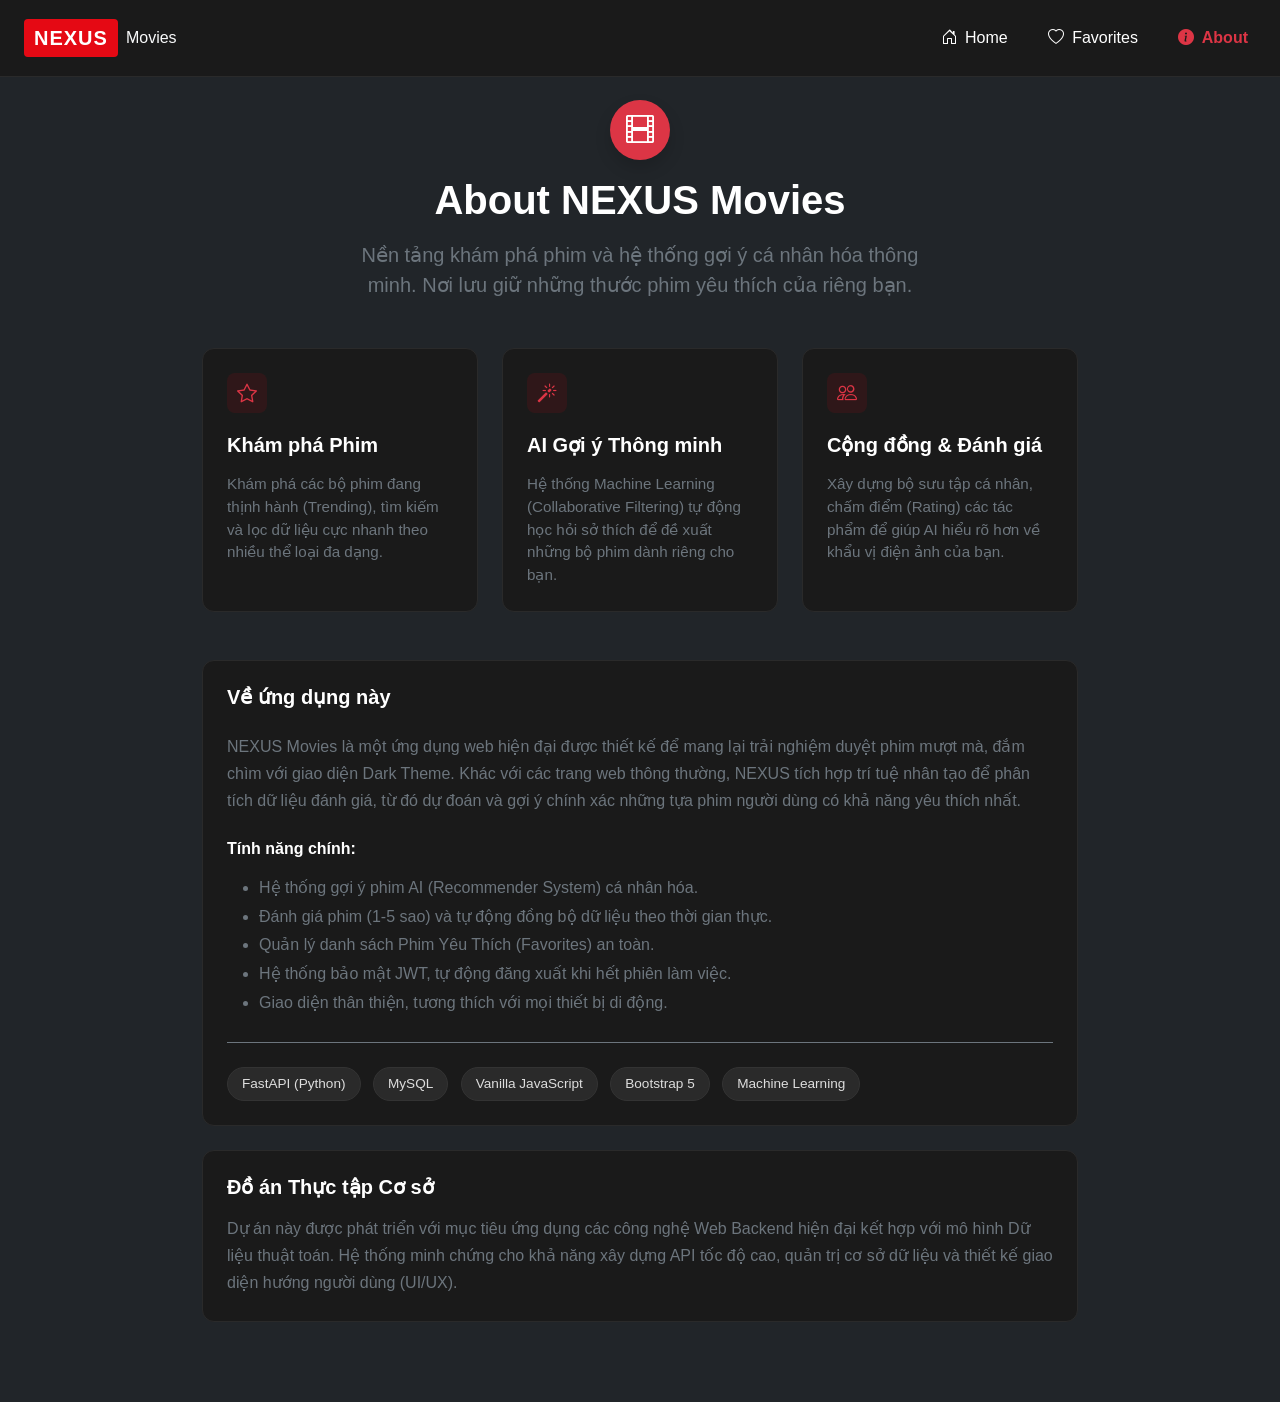
<file: frontend/about.html>
<!DOCTYPE html>
<html lang="vi">
<head>
    <meta charset="UTF-8">
    <meta name="viewport" content="width=device-width, initial-scale=1.0">
    <title>About - NEXUS Movies</title>
    <link href="https://cdn.jsdelivr.net/npm/bootstrap@5.3.0/dist/css/bootstrap.min.css" rel="stylesheet">
    <link rel="stylesheet" href="https://cdn.jsdelivr.net/npm/bootstrap-icons@1.11.1/font/bootstrap-icons.css">
    <link rel="stylesheet" href="style.css">
    <style>
        /* CSS riêng cho các thẻ Card ở trang About để giống hệt ảnh mẫu */
        .about-card {
            background-color: #1a1a1a;
            border: 1px solid #2a2a2a;
            border-radius: 12px;
            padding: 24px;
            height: 100%;
            transition: transform 0.2s;
        }
        .about-card:hover {
            transform: translateY(-5px);
            border-color: #444;
        }
        .icon-box {
            width: 40px; height: 40px;
            background-color: rgba(229, 9, 20, 0.1); /* Nền đỏ nhạt */
            border-radius: 8px;
            display: flex;
            align-items: center;
            justify-content: center;
            margin-bottom: 20px;
        }
        .tech-tag {
            display: inline-block;
            background-color: #2a2a2a;
            color: #ddd;
            font-size: 0.85rem;
            padding: 6px 14px;
            border-radius: 20px;
            margin-right: 8px;
            margin-top: 8px;
            border: 1px solid #333;
        }
    </style>
</head>
<body class="bg-dark text-white">

    <nav class="navbar navbar-expand-lg custom-navbar fixed-top">
        <div class="container-fluid px-4">
            <a class="navbar-brand d-flex align-items-center" href="index.html">
                <span class="nexus-logo">NEXUS</span>
                <span class="text-light fs-6 ms-2">Movies</span>
            </a>

            <div class="collapse navbar-collapse" id="navbarContent">
                <ul class="navbar-nav ms-auto align-items-center flex-row justify-content-center gap-4 py-2">
                    <li class="nav-item"><a class="nav-link text-white nav-hover" href="index.html"><i class="bi bi-house-door me-1"></i> Home</a></li>
                    <li class="nav-item"><a class="nav-link text-white nav-hover" href="favorites.html"><i class="bi bi-heart me-1"></i> Favorites</a></li>
                    <li class="nav-item"><a class="nav-link text-danger fw-bold" href="about.html"><i class="bi bi-info-circle-fill me-1"></i> About</a></li>
                </ul>
            </div>
        </div>
    </nav>

    <div class="container" style="margin-top: 100px; margin-bottom: 80px; max-width: 900px;">

        <div class="text-center mb-5">
            <div class="bg-danger rounded-circle d-inline-flex justify-content-center align-items-center mb-3 shadow" style="width: 60px; height: 60px;">
                <i class="bi bi-film text-white fs-3"></i>
            </div>
            <h1 class="fw-bold text-white mb-3">About NEXUS Movies</h1>
            <p class="text-secondary fs-5 mx-auto" style="max-width: 600px;">
                Nền tảng khám phá phim và hệ thống gợi ý cá nhân hóa thông minh. Nơi lưu giữ những thước phim yêu thích của riêng bạn.
            </p>
        </div>

        <div class="row g-4 mb-5">
            <div class="col-md-4">
                <div class="about-card">
                    <div class="icon-box">
                        <i class="bi bi-star text-danger fs-5"></i>
                    </div>
                    <h5 class="text-white fw-bold mb-3">Khám phá Phim</h5>
                    <p class="text-secondary mb-0" style="font-size: 0.95rem;">
                        Khám phá các bộ phim đang thịnh hành (Trending), tìm kiếm và lọc dữ liệu cực nhanh theo nhiều thể loại đa dạng.
                    </p>
                </div>
            </div>
            <div class="col-md-4">
                <div class="about-card">
                    <div class="icon-box">
                        <i class="bi bi-magic text-danger fs-5"></i>
                    </div>
                    <h5 class="text-white fw-bold mb-3">AI Gợi ý Thông minh</h5>
                    <p class="text-secondary mb-0" style="font-size: 0.95rem;">
                        Hệ thống Machine Learning (Collaborative Filtering) tự động học hỏi sở thích để đề xuất những bộ phim dành riêng cho bạn.
                    </p>
                </div>
            </div>
            <div class="col-md-4">
                <div class="about-card">
                    <div class="icon-box">
                        <i class="bi bi-people text-danger fs-5"></i>
                    </div>
                    <h5 class="text-white fw-bold mb-3">Cộng đồng & Đánh giá</h5>
                    <p class="text-secondary mb-0" style="font-size: 0.95rem;">
                        Xây dựng bộ sưu tập cá nhân, chấm điểm (Rating) các tác phẩm để giúp AI hiểu rõ hơn về khẩu vị điện ảnh của bạn.
                    </p>
                </div>
            </div>
        </div>

        <div class="about-card mb-4">
            <h5 class="text-white fw-bold mb-4">Về ứng dụng này</h5>
            <p class="text-secondary" style="line-height: 1.7;">
                NEXUS Movies là một ứng dụng web hiện đại được thiết kế để mang lại trải nghiệm duyệt phim mượt mà, đắm chìm với giao diện Dark Theme. Khác với các trang web thông thường, NEXUS tích hợp trí tuệ nhân tạo để phân tích dữ liệu đánh giá, từ đó dự đoán và gợi ý chính xác những tựa phim người dùng có khả năng yêu thích nhất.
            </p>

            <h6 class="text-white fw-bold mt-4 mb-3">Tính năng chính:</h6>
            <ul class="text-secondary mb-4" style="line-height: 1.8;">
                <li>Hệ thống gợi ý phim AI (Recommender System) cá nhân hóa.</li>
                <li>Đánh giá phim (1-5 sao) và tự động đồng bộ dữ liệu theo thời gian thực.</li>
                <li>Quản lý danh sách Phim Yêu Thích (Favorites) an toàn.</li>
                <li>Hệ thống bảo mật JWT, tự động đăng xuất khi hết phiên làm việc.</li>
                <li>Giao diện thân thiện, tương thích với mọi thiết bị di động.</li>
            </ul>

            <div class="mt-4 pt-3 border-top border-secondary">
                <span class="tech-tag">FastAPI (Python)</span>
                <span class="tech-tag">MySQL</span>
                <span class="tech-tag">Vanilla JavaScript</span>
                <span class="tech-tag">Bootstrap 5</span>
                <span class="tech-tag">Machine Learning</span>
            </div>
        </div>

        <div class="about-card">
            <h5 class="text-white fw-bold mb-3">Đồ án Thực tập Cơ sở</h5>
            <p class="text-secondary mb-0" style="line-height: 1.7;">
                Dự án này được phát triển với mục tiêu ứng dụng các công nghệ Web Backend hiện đại kết hợp với mô hình Dữ liệu thuật toán. Hệ thống minh chứng cho khả năng xây dựng API tốc độ cao, quản trị cơ sở dữ liệu và thiết kế giao diện hướng người dùng (UI/UX).
            </p>
        </div>

    </div>

</body>
</html>
</file>
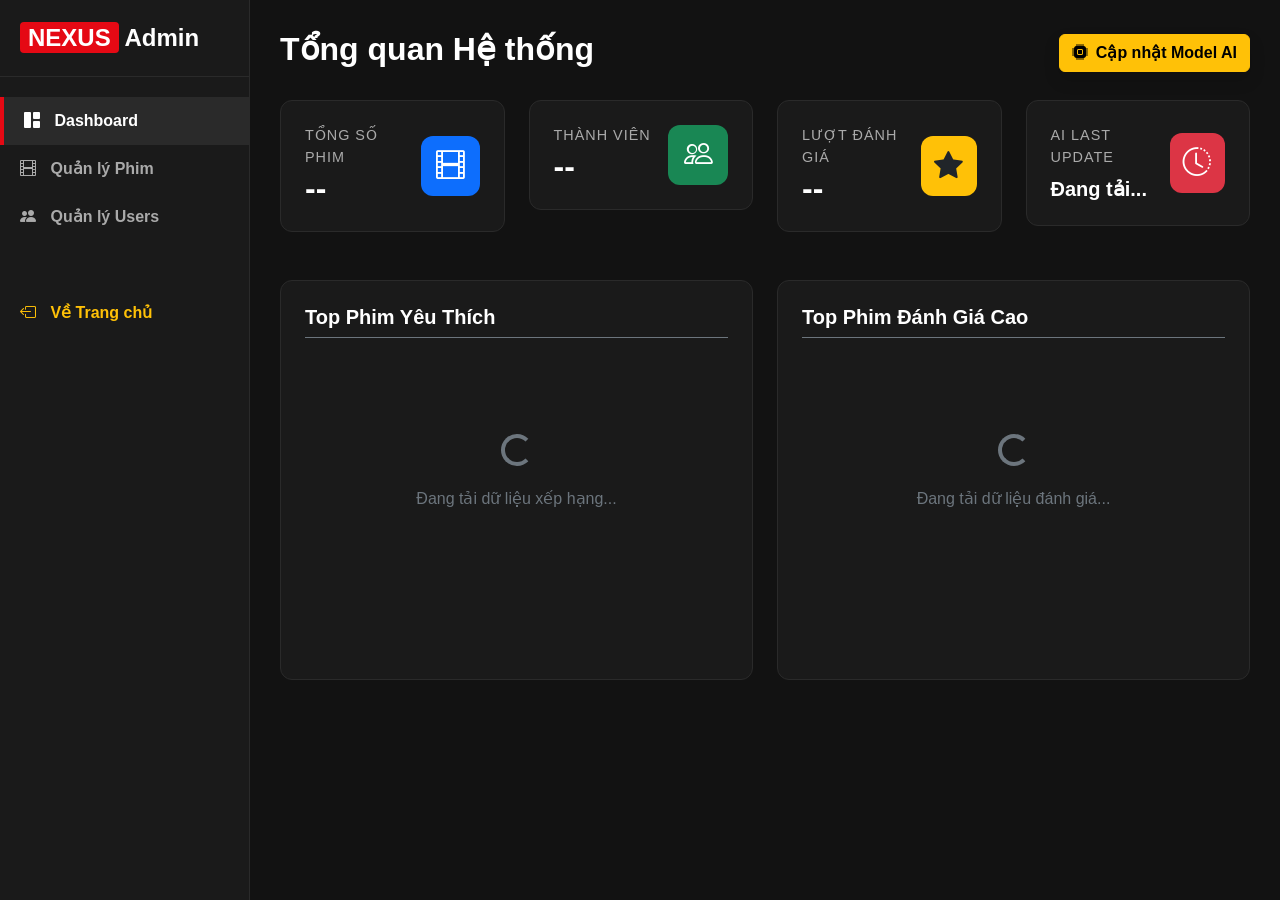
<file: frontend/admin.html>
<!DOCTYPE html>
<html lang="vi">
<head>
    <meta charset="UTF-8">
    <meta name="viewport" content="width=device-width, initial-scale=1.0">
    <title>Admin Dashboard - NEXUS Movies</title>
    <link href="https://cdn.jsdelivr.net/npm/bootstrap@5.3.0/dist/css/bootstrap.min.css" rel="stylesheet">
    <link rel="stylesheet" href="https://cdn.jsdelivr.net/npm/bootstrap-icons@1.11.1/font/bootstrap-icons.css">
    <style>
        body { background-color: #121212; color: #fff; font-family: 'Segoe UI', Tahoma, Geneva, Verdana, sans-serif; }

        /* Sidebar Styles */
        .sidebar {
            height: 100vh; width: 250px; position: fixed; top: 0; left: 0;
            background-color: #1a1a1a; border-right: 1px solid #2a2a2a; padding-top: 20px;
        }
        .sidebar-brand { font-size: 1.5rem; font-weight: 800; color: #fff; padding: 0 20px 20px; border-bottom: 1px solid #2a2a2a; margin-bottom: 20px; }
        .sidebar-brand span { background-color: #e50914; padding: 2px 8px; border-radius: 4px; }
        .nav-link { color: #aaa; padding: 12px 20px; font-weight: 600; transition: all 0.2s; }
        .nav-link:hover, .nav-link.active { color: #fff; background-color: #2a2a2a; border-left: 4px solid #e50914; }
        .nav-link i { margin-right: 10px; width: 20px; text-align: center; }

        /* Main Content */
        .main-content { margin-left: 250px; padding: 30px; }

        /* Stat Cards */
        .stat-card {
            background-color: #1a1a1a; border: 1px solid #2a2a2a; border-radius: 12px;
            padding: 24px; display: flex; align-items: center; justify-content: space-between;
        }
        .stat-icon { width: 60px; height: 60px; border-radius: 12px; display: flex; align-items: center; justify-content: center; font-size: 1.8rem; }
        .stat-info h3 { font-size: 2rem; font-weight: 700; margin: 0; }
        .stat-info p { color: #aaa; margin: 0; font-size: 0.9rem; text-transform: uppercase; letter-spacing: 1px; }

        #userSearchInput {
            color: #ffffff !important; /* Màu trắng tinh cho chữ khi bạn gõ */
        }
        #userSearchInput::placeholder {
            color: rgba(255, 255, 255, 0.6) !important; /* Màu trắng hơi trong suốt cho chữ hướng dẫn */
        }
        #userSearchInput:focus {
            box-shadow: none !important; /* Bỏ viền xanh mặc định của trình duyệt khi click vào */
        }
        #movieSearchInput {
            color: #ffffff !important; /* Màu trắng tinh cho chữ khi bạn gõ */
        }
        #movieSearchInput::placeholder {
            color: rgba(255, 255, 255, 0.6) !important; /* Màu trắng hơi trong suốt cho chữ hướng dẫn */
        }
        #movieSearchInput:focus {
            box-shadow: none !important; /* Bỏ viền xanh mặc định của trình duyệt khi click vào */
        }
    </style>
</head>
<body>

    <div class="sidebar">
        <div class="sidebar-brand"><span>NEXUS</span> Admin</div>
        <div class="nav flex-column">
            <a href="#" id="menu-dashboard" class="nav-link active"><i class="bi bi-grid-1x2-fill"></i> Dashboard</a>
            <a href="#" id="menu-movies" class="nav-link"><i class="bi bi-film"></i> Quản lý Phim</a>
            <a href="#" id="menu-users" class="nav-link"><i class="bi bi-people-fill"></i> Quản lý Users</a>
            <a href="index.html" class="nav-link mt-5 text-warning"><i class="bi bi-box-arrow-left"></i> Về Trang chủ</a>
        </div>
    </div>

    <div class="main-content">

        <div id="dashboard-section">
            <div class="d-flex justify-content-between align-items-center mb-4">
                <h2 class="fw-bold">Tổng quan Hệ thống</h2>
                <button id="retrainAIBtn" class="btn btn-warning fw-bold shadow">
                    <i class="bi bi-cpu-fill me-2"></i>Cập nhật Model AI
                </button>
            </div>

            <div class="row g-4 mb-5">
                <div class="col-md-3">
                    <div class="stat-card">
                        <div class="stat-info">
                            <p>Tổng số Phim</p>
                            <h3 id="totalMovies">--</h3>
                        </div>
                        <div class="stat-icon bg-primary text-white"><i class="bi bi-film"></i></div>
                    </div>
                </div>
                <div class="col-md-3">
                    <div class="stat-card">
                        <div class="stat-info">
                            <p>Thành viên</p>
                            <h3 id="totalUsers">--</h3>
                        </div>
                        <div class="stat-icon bg-success text-white"><i class="bi bi-people"></i></div>
                    </div>
                </div>
                <div class="col-md-3">
                    <div class="stat-card">
                        <div class="stat-info">
                            <p>Lượt Đánh giá</p>
                            <h3 id="totalRatings">--</h3>
                        </div>
                        <div class="stat-icon bg-warning text-dark"><i class="bi bi-star-fill"></i></div>
                    </div>
                </div>
                <div class="col-md-3">
                    <div class="stat-card">
                        <div class="stat-info">
                            <p>AI Last Update</p>
                            <h3 id="aiLastUpdate" class="fs-5 mt-2">Đang tải...</h3>
                        </div>
                        <div class="stat-icon bg-danger text-white"><i class="bi bi-clock-history"></i></div>
                    </div>
                </div>
            </div>

            <div class="row g-4">
                <div class="col-md-6">
                    <div class="stat-card d-block" style="height: 400px;">
                        <h5 class="fw-bold mb-4 border-bottom border-secondary pb-2">Top Phim Yêu Thích</h5>
                        <div class="text-center text-secondary mt-5 pt-5">
                            <div class="spinner-border mb-3"></div>
                            <p>Đang tải dữ liệu xếp hạng...</p>
                        </div>
                    </div>
                </div>
                <div class="col-md-6">
                    <div class="stat-card d-block" style="height: 400px;">
                        <h5 class="fw-bold mb-4 border-bottom border-secondary pb-2">Top Phim Đánh Giá Cao</h5>
                        <div class="text-center text-secondary mt-5 pt-5">
                            <div class="spinner-border mb-3"></div>
                            <p>Đang tải dữ liệu đánh giá...</p>
                        </div>
                    </div>
                </div>
            </div>
        </div>

        <div id="users-section" class="d-none">
            <div class="d-flex justify-content-between align-items-center mb-4">
                <h2 class="fw-bold">Quản lý Thành viên</h2>
                <button class="btn btn-success fw-bold shadow" onclick="prepareAddModal()">
                    <i class="bi bi-person-plus-fill me-2"></i>Thêm User
                </button>
            </div>

            <div class="row mb-4">
                <div class="col-md-8 col-lg-6">
                    <div class="input-group shadow border border-secondary rounded-pill overflow-hidden" style="background-color: #1a1a1a;">
                        <span class="input-group-text bg-transparent border-0 text-secondary ps-4 pe-2">
                            <i class="bi bi-search fs-5"></i>
                        </span>
                        <input type="text" id="userSearchInput" class="form-control bg-transparent text-light border-0 shadow-none py-3" placeholder="Gõ ID hoặc Tên đăng nhập để tìm ngay...">
                    </div>
                </div>
            </div>

            <div class="stat-card d-block mb-4">
                <table class="table table-dark table-hover align-middle mb-0">
                    <thead>
                        <tr>
                            <th>ID</th>
                            <th>Tên đăng nhập</th>
                            <th>Quyền hạn</th>
                            <th class="text-end">Hành động</th>
                        </tr>
                    </thead>
                    <tbody id="usersTableBody">
                        </tbody>
                </table>
            </div>

            <nav class="d-flex justify-content-center">
                <ul class="pagination pagination-dark" id="usersPagination">
                    </ul>
            </nav>
        </div>
        <div id="movies-section" class="d-none">
            <div class="d-flex justify-content-between align-items-center mb-4">
                <h2 class="fw-bold">Quản lý Phim</h2>
                <button class="btn btn-success fw-bold shadow" onclick="prepareAddMovieModal()">
                    <i class="bi bi-film me-2"></i>Thêm Phim Mới
                </button>
            </div>

            <div class="row mb-4">
                <div class="col-md-8 col-lg-6">
                    <div class="input-group shadow border border-secondary rounded-pill overflow-hidden" style="background-color: #1a1a1a;">
                        <span class="input-group-text bg-transparent border-0 text-secondary ps-4 pe-2">
                            <i class="bi bi-search fs-5"></i>
                        </span>
                        <input type="text" id="movieSearchInput" class="form-control bg-transparent text-light border-0 shadow-none py-3" placeholder="Gõ ID hoặc Tên phim để tìm ngay...">
                    </div>
                </div>
            </div>

            <div class="stat-card d-block mb-4">
                <table class="table table-dark table-hover align-middle mb-0">
                    <thead>
                        <tr>
                            <th style="width: 10%">ID</th>
                            <th style="width: 45%">Tên Phim</th>
                            <th style="width: 25%">Thể loại</th>
                            <th class="text-end" style="width: 20%">Hành động</th>
                        </tr>
                    </thead>
                    <tbody id="moviesTableBody"></tbody>
                </table>
            </div>

            <nav class="d-flex justify-content-center">
                <ul class="pagination pagination-dark" id="moviesPagination"></ul>
            </nav>
        </div>

        <div class="modal fade" id="movieModal" tabindex="-1" data-bs-theme="dark">
            <div class="modal-dialog modal-lg modal-dialog-scrollable"> <div class="modal-content bg-dark text-light">
                    <div class="modal-header border-secondary">
                        <h5 class="modal-title fw-bold" id="movieModalTitle">Thêm Phim Mới</h5>
                        <button type="button" class="btn-close btn-close-white" data-bs-dismiss="modal"></button>
                    </div>
                    <div class="modal-body">
                        <form id="movieForm">
                            <input type="hidden" id="editMovieId">

                            <div class="row g-3">
                                <div class="col-md-8">
                                    <label class="form-label text-secondary">Tên Phim *</label>
                                    <input type="text" class="form-control bg-dark text-light border-secondary" id="movieTitle" required>
                                </div>
                                <div class="col-md-4">
                                    <label class="form-label text-secondary">Năm SX</label>
                                    <input type="number" class="form-control bg-dark text-light border-secondary" id="movieReleaseYear">
                                </div>

                                <div class="col-md-6">
                                    <label class="form-label text-secondary">Thể loại * (cách bằng dấu phẩy)</label>
                                    <input type="text" class="form-control bg-dark text-light border-secondary" id="movieGenres" required>
                                </div>
                                <div class="col-md-3">
                                    <label class="form-label text-secondary">Thời lượng (phút)</label>
                                    <input type="number" class="form-control bg-dark text-light border-secondary" id="movieRuntime">
                                </div>
                                <div class="col-md-3">
                                    <label class="form-label text-secondary">Điểm IMDB</label>
                                    <input type="number" step="0.1" max="10" class="form-control bg-dark text-light border-secondary" id="movieImdb">
                                </div>

                                <div class="col-md-6">
                                    <label class="form-label text-secondary">Đạo diễn</label>
                                    <input type="text" class="form-control bg-dark text-light border-secondary" id="movieDirector">
                                </div>
                                <div class="col-md-6">
                                    <label class="form-label text-secondary">Diễn viên</label>
                                    <input type="text" class="form-control bg-dark text-light border-secondary" id="movieCast">
                                </div>

                                <div class="col-12">
                                    <label class="form-label text-secondary">Link Poster URL</label>
                                    <input type="text" class="form-control bg-dark text-light border-secondary" id="moviePoster">
                                </div>
                                <div class="col-12">
                                    <label class="form-label text-secondary">Link Backdrop URL</label>
                                    <input type="text" class="form-control bg-dark text-light border-secondary" id="movieBackdrop">
                                </div>

                                <div class="col-12">
                                    <label class="form-label text-secondary">Mô tả nội dung</label>
                                    <textarea class="form-control bg-dark text-light border-secondary" id="movieDescription" rows="4"></textarea>
                                </div>
                            </div>
                        </form>
                    </div>
                    <div class="modal-footer border-secondary">
                        <button type="button" class="btn btn-secondary" data-bs-dismiss="modal">Hủy</button>
                        <button type="button" class="btn btn-success fw-bold" id="saveMovieBtn">Lưu Phim</button>
                    </div>
                </div>
            </div>
        </div>
    </div>
    <div class="modal fade" id="userModal" tabindex="-1" data-bs-theme="dark">
        <div class="modal-dialog">
            <div class="modal-content bg-dark text-light">
                <div class="modal-header border-secondary">
                    <h5 class="modal-title fw-bold" id="userModalTitle">Thêm User Mới</h5>
                    <button type="button" class="btn-close btn-close-white" data-bs-dismiss="modal"></button>
                </div>
                <div class="modal-body">
                    <form id="userForm">
                        <input type="hidden" id="editUserId">
                        <div class="mb-3">
                            <label class="form-label text-secondary">Tên đăng nhập</label>
                            <input type="text" class="form-control bg-dark text-light border-secondary" id="userName" required>
                        </div>

                        <div class="mb-3" id="passwordGroup">
                            <label class="form-label text-secondary">Mật khẩu</label>
                            <input type="password" class="form-control bg-dark text-light border-secondary" id="userPassword">
                            <small class="text-muted" id="passwordHint">Để trống nếu không muốn đổi (khi sửa)</small>
                        </div>
                        <div class="mb-3">
                            <label class="form-label text-secondary">Quyền hạn</label>
                            <select class="form-select bg-dark text-light border-secondary" id="userRole">
                                <option value="user">User</option>
                                <option value="admin">Admin</option>
                            </select>
                        </div>
                    </form>
                </div>
                <div class="modal-footer border-secondary">
                    <button type="button" class="btn btn-secondary" data-bs-dismiss="modal">Hủy</button>
                    <button type="button" class="btn btn-success fw-bold" id="saveUserBtn">Lưu lại</button>
                </div>
            </div>
        </div>
    </div>

    <script src="https://cdn.jsdelivr.net/npm/bootstrap@5.3.0/dist/js/bootstrap.bundle.min.js"></script>
    <script src="admin.js"></script>
</body>
</html>
</file>
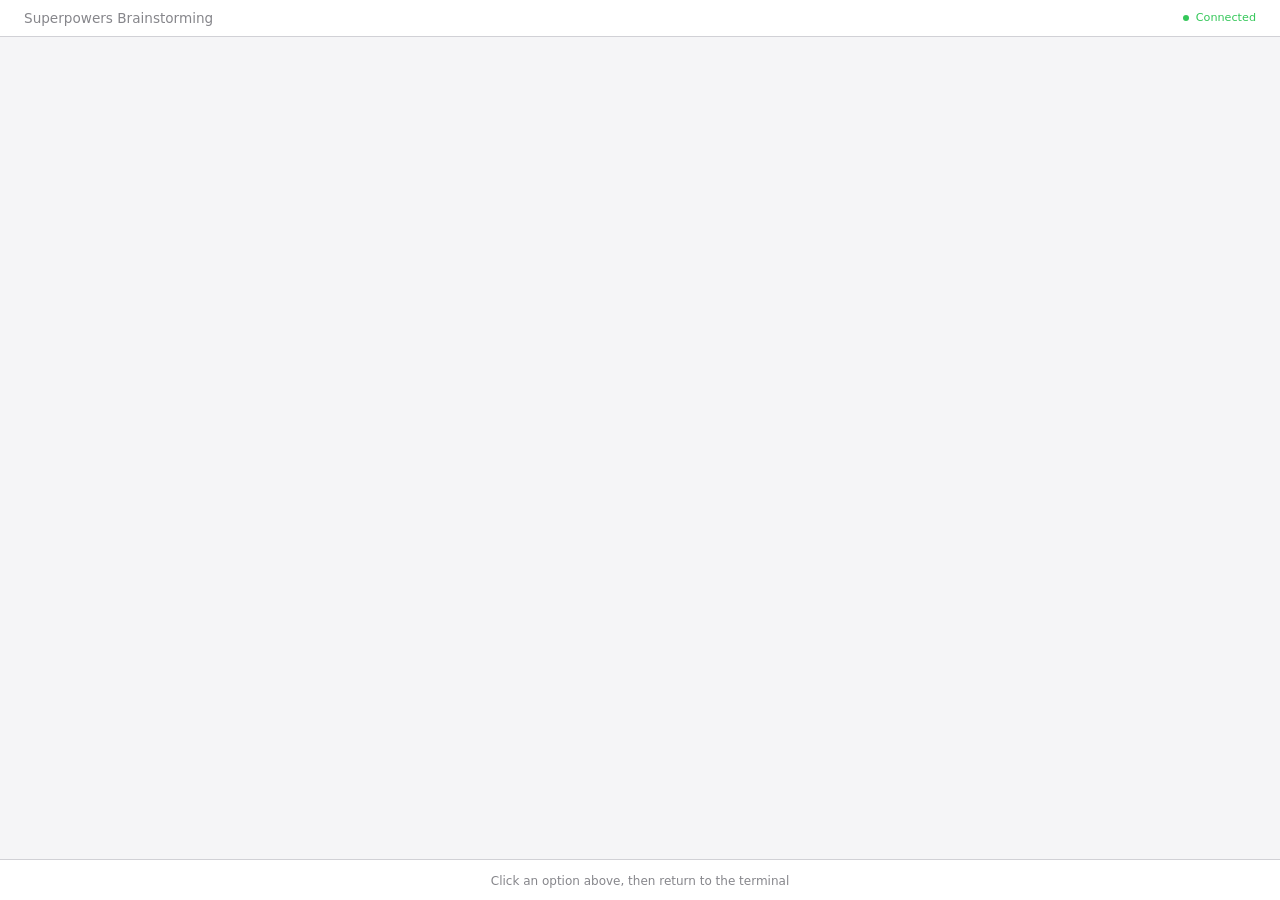
<file: superpowers-main/skills/brainstorming/scripts/frame-template.html>
<!DOCTYPE html>
<html>
<head>
  <meta charset="utf-8">
  <title>Superpowers Brainstorming</title>
  <style>
    /*
     * BRAINSTORM COMPANION FRAME TEMPLATE
     *
     * This template provides a consistent frame with:
     * - OS-aware light/dark theming
     * - Fixed header and selection indicator bar
     * - Scrollable main content area
     * - CSS helpers for common UI patterns
     *
     * Content is injected via placeholder comment in #claude-content.
     */

    * { box-sizing: border-box; margin: 0; padding: 0; }
    html, body { height: 100%; overflow: hidden; }

    /* ===== THEME VARIABLES ===== */
    :root {
      --bg-primary: #f5f5f7;
      --bg-secondary: #ffffff;
      --bg-tertiary: #e5e5e7;
      --border: #d1d1d6;
      --text-primary: #1d1d1f;
      --text-secondary: #86868b;
      --text-tertiary: #aeaeb2;
      --accent: #0071e3;
      --accent-hover: #0077ed;
      --success: #34c759;
      --warning: #ff9f0a;
      --error: #ff3b30;
      --selected-bg: #e8f4fd;
      --selected-border: #0071e3;
    }

    @media (prefers-color-scheme: dark) {
      :root {
        --bg-primary: #1d1d1f;
        --bg-secondary: #2d2d2f;
        --bg-tertiary: #3d3d3f;
        --border: #424245;
        --text-primary: #f5f5f7;
        --text-secondary: #86868b;
        --text-tertiary: #636366;
        --accent: #0a84ff;
        --accent-hover: #409cff;
        --selected-bg: rgba(10, 132, 255, 0.15);
        --selected-border: #0a84ff;
      }
    }

    body {
      font-family: system-ui, -apple-system, BlinkMacSystemFont, sans-serif;
      background: var(--bg-primary);
      color: var(--text-primary);
      display: flex;
      flex-direction: column;
      line-height: 1.5;
    }

    /* ===== FRAME STRUCTURE ===== */
    .header {
      background: var(--bg-secondary);
      padding: 0.5rem 1.5rem;
      display: flex;
      justify-content: space-between;
      align-items: center;
      border-bottom: 1px solid var(--border);
      flex-shrink: 0;
    }
    .header h1 { font-size: 0.85rem; font-weight: 500; color: var(--text-secondary); }
    .header .status { font-size: 0.7rem; color: var(--success); display: flex; align-items: center; gap: 0.4rem; }
    .header .status::before { content: ''; width: 6px; height: 6px; background: var(--success); border-radius: 50%; }

    .main { flex: 1; overflow-y: auto; }
    #claude-content { padding: 2rem; min-height: 100%; }

    .indicator-bar {
      background: var(--bg-secondary);
      border-top: 1px solid var(--border);
      padding: 0.5rem 1.5rem;
      flex-shrink: 0;
      text-align: center;
    }
    .indicator-bar span {
      font-size: 0.75rem;
      color: var(--text-secondary);
    }
    .indicator-bar .selected-text {
      color: var(--accent);
      font-weight: 500;
    }

    /* ===== TYPOGRAPHY ===== */
    h2 { font-size: 1.5rem; font-weight: 600; margin-bottom: 0.5rem; }
    h3 { font-size: 1.1rem; font-weight: 600; margin-bottom: 0.25rem; }
    .subtitle { color: var(--text-secondary); margin-bottom: 1.5rem; }
    .section { margin-bottom: 2rem; }
    .label { font-size: 0.7rem; color: var(--text-secondary); text-transform: uppercase; letter-spacing: 0.05em; margin-bottom: 0.5rem; }

    /* ===== OPTIONS (for A/B/C choices) ===== */
    .options { display: flex; flex-direction: column; gap: 0.75rem; }
    .option {
      background: var(--bg-secondary);
      border: 2px solid var(--border);
      border-radius: 12px;
      padding: 1rem 1.25rem;
      cursor: pointer;
      transition: all 0.15s ease;
      display: flex;
      align-items: flex-start;
      gap: 1rem;
    }
    .option:hover { border-color: var(--accent); }
    .option.selected { background: var(--selected-bg); border-color: var(--selected-border); }
    .option .letter {
      background: var(--bg-tertiary);
      color: var(--text-secondary);
      width: 1.75rem; height: 1.75rem;
      border-radius: 6px;
      display: flex; align-items: center; justify-content: center;
      font-weight: 600; font-size: 0.85rem; flex-shrink: 0;
    }
    .option.selected .letter { background: var(--accent); color: white; }
    .option .content { flex: 1; }
    .option .content h3 { font-size: 0.95rem; margin-bottom: 0.15rem; }
    .option .content p { color: var(--text-secondary); font-size: 0.85rem; margin: 0; }

    /* ===== CARDS (for showing designs/mockups) ===== */
    .cards { display: grid; grid-template-columns: repeat(auto-fit, minmax(280px, 1fr)); gap: 1rem; }
    .card {
      background: var(--bg-secondary);
      border: 1px solid var(--border);
      border-radius: 12px;
      overflow: hidden;
      cursor: pointer;
      transition: all 0.15s ease;
    }
    .card:hover { border-color: var(--accent); transform: translateY(-2px); box-shadow: 0 4px 12px rgba(0,0,0,0.1); }
    .card.selected { border-color: var(--selected-border); border-width: 2px; }
    .card-image { background: var(--bg-tertiary); aspect-ratio: 16/10; display: flex; align-items: center; justify-content: center; }
    .card-body { padding: 1rem; }
    .card-body h3 { margin-bottom: 0.25rem; }
    .card-body p { color: var(--text-secondary); font-size: 0.85rem; }

    /* ===== MOCKUP CONTAINER ===== */
    .mockup {
      background: var(--bg-secondary);
      border: 1px solid var(--border);
      border-radius: 12px;
      overflow: hidden;
      margin-bottom: 1.5rem;
    }
    .mockup-header {
      background: var(--bg-tertiary);
      padding: 0.5rem 1rem;
      font-size: 0.75rem;
      color: var(--text-secondary);
      border-bottom: 1px solid var(--border);
    }
    .mockup-body { padding: 1.5rem; }

    /* ===== SPLIT VIEW (side-by-side comparison) ===== */
    .split { display: grid; grid-template-columns: 1fr 1fr; gap: 1.5rem; }
    @media (max-width: 700px) { .split { grid-template-columns: 1fr; } }

    /* ===== PROS/CONS ===== */
    .pros-cons { display: grid; grid-template-columns: 1fr 1fr; gap: 1rem; margin: 1rem 0; }
    .pros, .cons { background: var(--bg-secondary); border-radius: 8px; padding: 1rem; }
    .pros h4 { color: var(--success); font-size: 0.85rem; margin-bottom: 0.5rem; }
    .cons h4 { color: var(--error); font-size: 0.85rem; margin-bottom: 0.5rem; }
    .pros ul, .cons ul { margin-left: 1.25rem; font-size: 0.85rem; color: var(--text-secondary); }
    .pros li, .cons li { margin-bottom: 0.25rem; }

    /* ===== PLACEHOLDER (for mockup areas) ===== */
    .placeholder {
      background: var(--bg-tertiary);
      border: 2px dashed var(--border);
      border-radius: 8px;
      padding: 2rem;
      text-align: center;
      color: var(--text-tertiary);
    }

    /* ===== INLINE MOCKUP ELEMENTS ===== */
    .mock-nav { background: var(--accent); color: white; padding: 0.75rem 1rem; display: flex; gap: 1.5rem; font-size: 0.9rem; }
    .mock-sidebar { background: var(--bg-tertiary); padding: 1rem; min-width: 180px; }
    .mock-content { padding: 1.5rem; flex: 1; }
    .mock-button { background: var(--accent); color: white; border: none; padding: 0.5rem 1rem; border-radius: 6px; font-size: 0.85rem; }
    .mock-input { background: var(--bg-primary); border: 1px solid var(--border); border-radius: 6px; padding: 0.5rem; width: 100%; }
  </style>
</head>
<body>
  <div class="header">
    <h1><a href="https://github.com/obra/superpowers" style="color: inherit; text-decoration: none;">Superpowers Brainstorming</a></h1>
    <div class="status">Connected</div>
  </div>

  <div class="main">
    <div id="claude-content">
      <!-- CONTENT -->
    </div>
  </div>

  <div class="indicator-bar">
    <span id="indicator-text">Click an option above, then return to the terminal</span>
  </div>

</body>
</html>
</file>
<file: frontend/style.css>
body {
    background-color: #121212;
    color: #fff;
    font-family: 'Segoe UI', Roboto, Helvetica, Arial, sans-serif;
}
.hidden { display: none !important; }

/* Navbar NEXUS */
.custom-navbar {
    background-color: #1a1a1a;
    border-bottom: 1px solid #2a2a2a;
    padding: 10px 0;
}
.nexus-logo {
    background-color: #e50914;
    color: white;
    font-weight: 800;
    padding: 4px 10px;
    border-radius: 4px;
    letter-spacing: 1px;
}
.search-form { max-width: 450px; width: 100%; }
.search-icon-bg, .search-input { background-color: #2a2a2a; color: white; }
.search-input:focus { background-color: #333; color: white; box-shadow: none; border-color: transparent;}
.search-input::placeholder { color: #888; }

/* ====== HOME STYLES ====== */
.nav-btn-active {
    background-color: #e50914;
    color: white !important;
    padding: 6px 16px !important;
    border-radius: 20px;
    font-weight: bold;
}
.nav-hover { transition: color 0.2s; }
.nav-hover:hover { color: #e50914 !important; }

/* Hero Section Gradient */
.hero-section {
    margin-top: 60px; /* Offset fixed navbar */
    height: 350px;
    background: radial-gradient(ellipse at center, rgba(80, 20, 35, 0.4) 0%, rgba(18, 18, 18, 1) 70%);
}
.hero-title { font-size: 4rem; font-weight: 800; text-shadow: 2px 2px 10px rgba(0,0,0,0.5); }
.hero-subtitle { color: #aaa; font-size: 1.1rem; max-width: 700px; line-height: 1.6; }

/* Browse by Genre */
.genre-btn {
    background-color: #1e1e1e;
    color: #fff;
    border: 1px solid #2a2a2a;
    padding: 14px 40px;
    border-radius: 10px;
    font-weight: 600;
    transition: all 0.2s ease;
    white-space: nowrap;
}
.genre-btn:hover { background-color: #333; transform: translateY(-2px); }

/* Movie Cards */
.movie-card {
    background-color: #1a1a1a;
    border-radius: 12px;
    border: 1px solid #2a2a2a;
    overflow: hidden;
    display: flex;
    flex-direction: column;
    height: 100%;
    transition: transform 0.2s ease, box-shadow 0.2s ease;
}
.movie-card:hover {
    transform: translateY(-8px);
    box-shadow: 0 10px 20px rgba(0,0,0,0.4);
}
.movie-poster-container { position: relative; height: 320px; cursor: pointer; }
.movie-poster { width: 100%; height: 100%; object-fit: cover; }
.rating-badge {
    position: absolute;
    top: 10px; right: 10px;
    background-color: rgba(0,0,0,0.75);
    color: #f5c518;
    padding: 4px 8px;
    border-radius: 6px;
    font-weight: 700;
    font-size: 0.85rem;
    backdrop-filter: blur(4px);
}
.movie-info { padding: 15px; display: flex; flex-direction: column; flex-grow: 1; }
.movie-title { font-size: 1.1rem; font-weight: 700; margin-bottom: 4px; }
.movie-meta { color: #888; font-size: 0.85rem; margin-bottom: 12px; }
.movie-desc {
    color: #aaa; font-size: 0.9rem; margin-bottom: 20px;
    display: -webkit-box; -webkit-line-clamp: 3; -webkit-box-orient: vertical; overflow: hidden;
}
.fav-btn {
    margin-top: auto;
    width: 100%;
    background-color: transparent;
    color: #fff;
    border: 1px solid #333;
    border-radius: 8px;
    padding: 10px;
    font-weight: 600;
    transition: all 0.2s;
}
.fav-btn:hover { background-color: #2a2a2a; border-color: #555; color: white;}

/* Auth Form */
.auth-container { background-color: #1a1a1a; padding: 40px; border-radius: 12px; border: 1px solid #2a2a2a; max-width: 400px; }
.auth-input { background-color: #2a2a2a; color: white; border: none; padding: 12px; }
.auth-input:focus { background-color: #333; color: white; box-shadow: 0 0 0 2px #e50914;}

/* Stars */
.star-rating { display: flex; flex-direction: row-reverse; justify-content: flex-end; font-size: 2rem; }
.star-rating input { display: none; }
.star-rating label { color: #444; cursor: pointer; transition: color 0.2s; }
.star-rating label:hover, .star-rating label:hover ~ label, .star-rating input:checked ~ label { color: #f5c518; }

/* ====== MOVIE DETAIL STYLES ====== */

        /* 1. Backdrop (Ảnh bìa ngang) */
        .backdrop-container {
            position: relative;
            width: 100%;
            height: 550px;
            margin-top: 56px;
            background-color: #1a1a1a; /* Đổi thành màu nền thay vì ảnh cứng */
            background-size: cover;
            background-position: center 20%;
        }

        /* Gradient phủ lên ảnh bìa để mượt mà hòa vào nền đen */
        .backdrop-overlay {
            position: absolute;
            top: 0; left: 0; right: 0; bottom: 0;
            background: linear-gradient(to bottom, rgba(18,18,18,0.1) 0%, rgba(18,18,18,0.8) 60%, rgba(18,18,18,1) 100%);
        }

        /* Nút Back */
        .btn-back {
            position: absolute;
            top: 30px;
            left: 30px;
            background-color: rgba(30, 30, 30, 0.8);
            color: white;
            border: 1px solid #333;
            backdrop-filter: blur(5px);
            z-index: 10;
        }
        .btn-back:hover { background-color: #e50914; border-color: #e50914; }

        /* 2. Content Layout (Kéo nội dung nổi lên trên ảnh bìa) */
        .content-wrapper {
            position: relative;
            z-index: 10;
            margin-top: -250px; /* Chìa khóa để kéo nội dung trượt lên backdrop */
        }

        /* Poster dọc */
        .detail-poster {
            width: 100%;
            border-radius: 12px;
            box-shadow: 0 15px 30px rgba(0,0,0,0.7);
            border: 1px solid #333;
        }

        /* Khối thông tin bên phải */
        .info-card {
            background-color: rgba(26, 26, 26, 0.85);
            backdrop-filter: blur(10px);
            border-radius: 12px;
            padding: 30px;
            border: 1px solid #2a2a2a;
            height: 100%;
        }

        .info-card .movie-title {
            font-size: 2.5rem;
            font-weight: 800;
            margin-bottom: 0;
        }

        .meta-text { color: #aaa; font-size: 0.95rem; }
        .meta-text i { margin-right: 5px; }

        .cast-pill {
            display: inline-block;
            background-color: #2a2a2a;
            border: 1px solid #444;
            color: #ddd;
            padding: 6px 16px;
            border-radius: 20px;
            margin-right: 8px;
            margin-bottom: 8px;
            font-size: 0.85rem;
        }

        .btn-favorite {
            background-color: transparent;
            color: white;
            border: 1px solid #444;
            padding: 8px 24px;
            border-radius: 8px;
            font-weight: 600;
            transition: all 0.2s;
        }
        .btn-favorite:hover { background-color: #e50914; border-color: #e50914; }

        /* 3. Stats Section (3 thẻ con số bên dưới) */
        .stat-card {
            background-color: #1a1a1a;
            border: 1px solid #2a2a2a;
            border-radius: 12px;
            padding: 25px 20px;
            text-align: center;
            transition: transform 0.2s;
        }
        .stat-card:hover { transform: translateY(-5px); border-color: #444; }
        .stat-value { color: #e50914; font-size: 1.5rem; font-weight: 700; margin-bottom: 5px; }
        .stat-label { color: #888; font-size: 0.9rem; margin: 0; }

        .info-card .rating-badge {
            position: static; /* Ép nó đứng im tại chỗ, không bay lơ lửng */
            display: inline-block;
            vertical-align: middle;
        }
        /* Star Rating System */
.star-rating {
    display: flex;
    flex-direction: row-reverse; /* Đảo ngược để xử lý hover CSS dễ hơn */
    justify-content: flex-end;
    font-size: 2.5rem;
}
.star-rating input { display: none; }
.star-rating label {
    color: #444;
    cursor: pointer;
    transition: color 0.2s ease-in-out;
    padding: 0 5px;
}
/* Khi hover hoặc được check, ngôi sao và các sao đứng trước nó sẽ sáng lên */
.star-rating label:hover,
.star-rating label:hover ~ label,
.star-rating input:checked ~ label {
    color: #f5c518;
    text-shadow: 0 0 10px rgba(245, 197, 24, 0.5);
}
</file>
